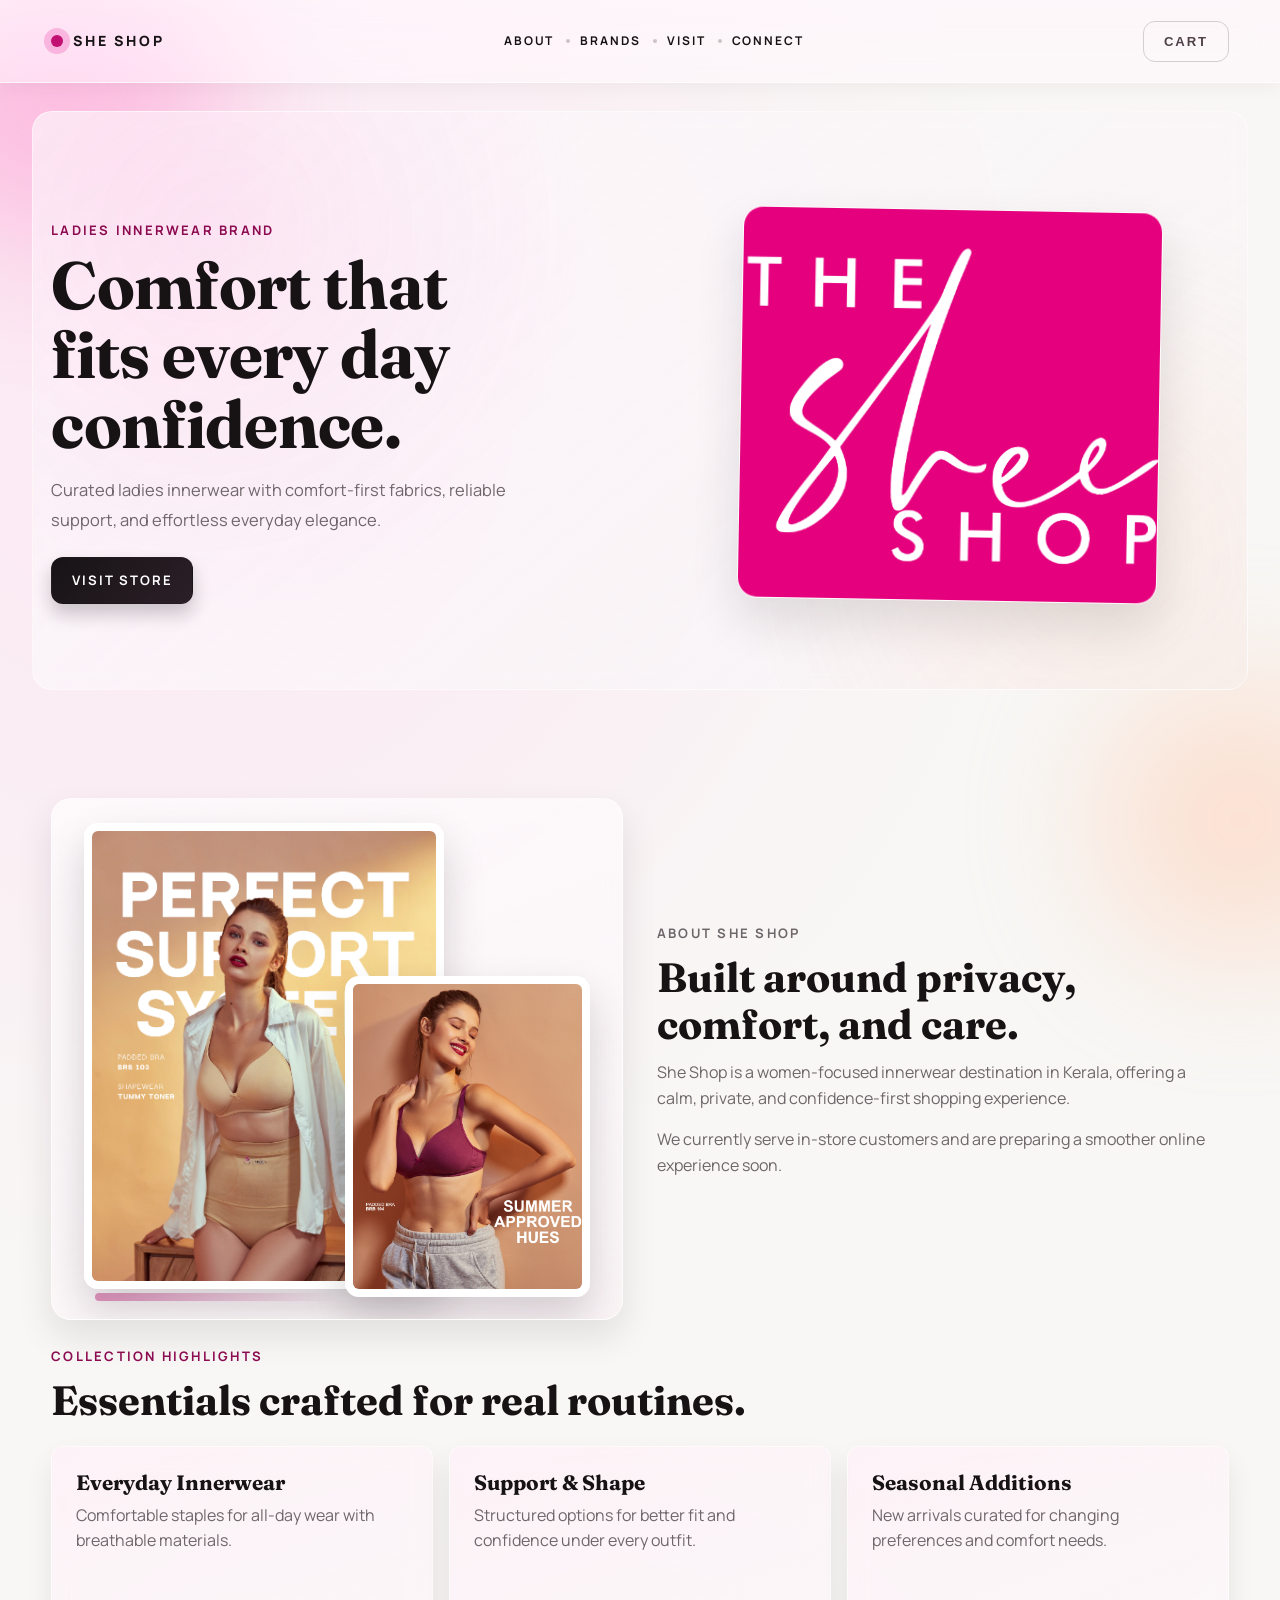
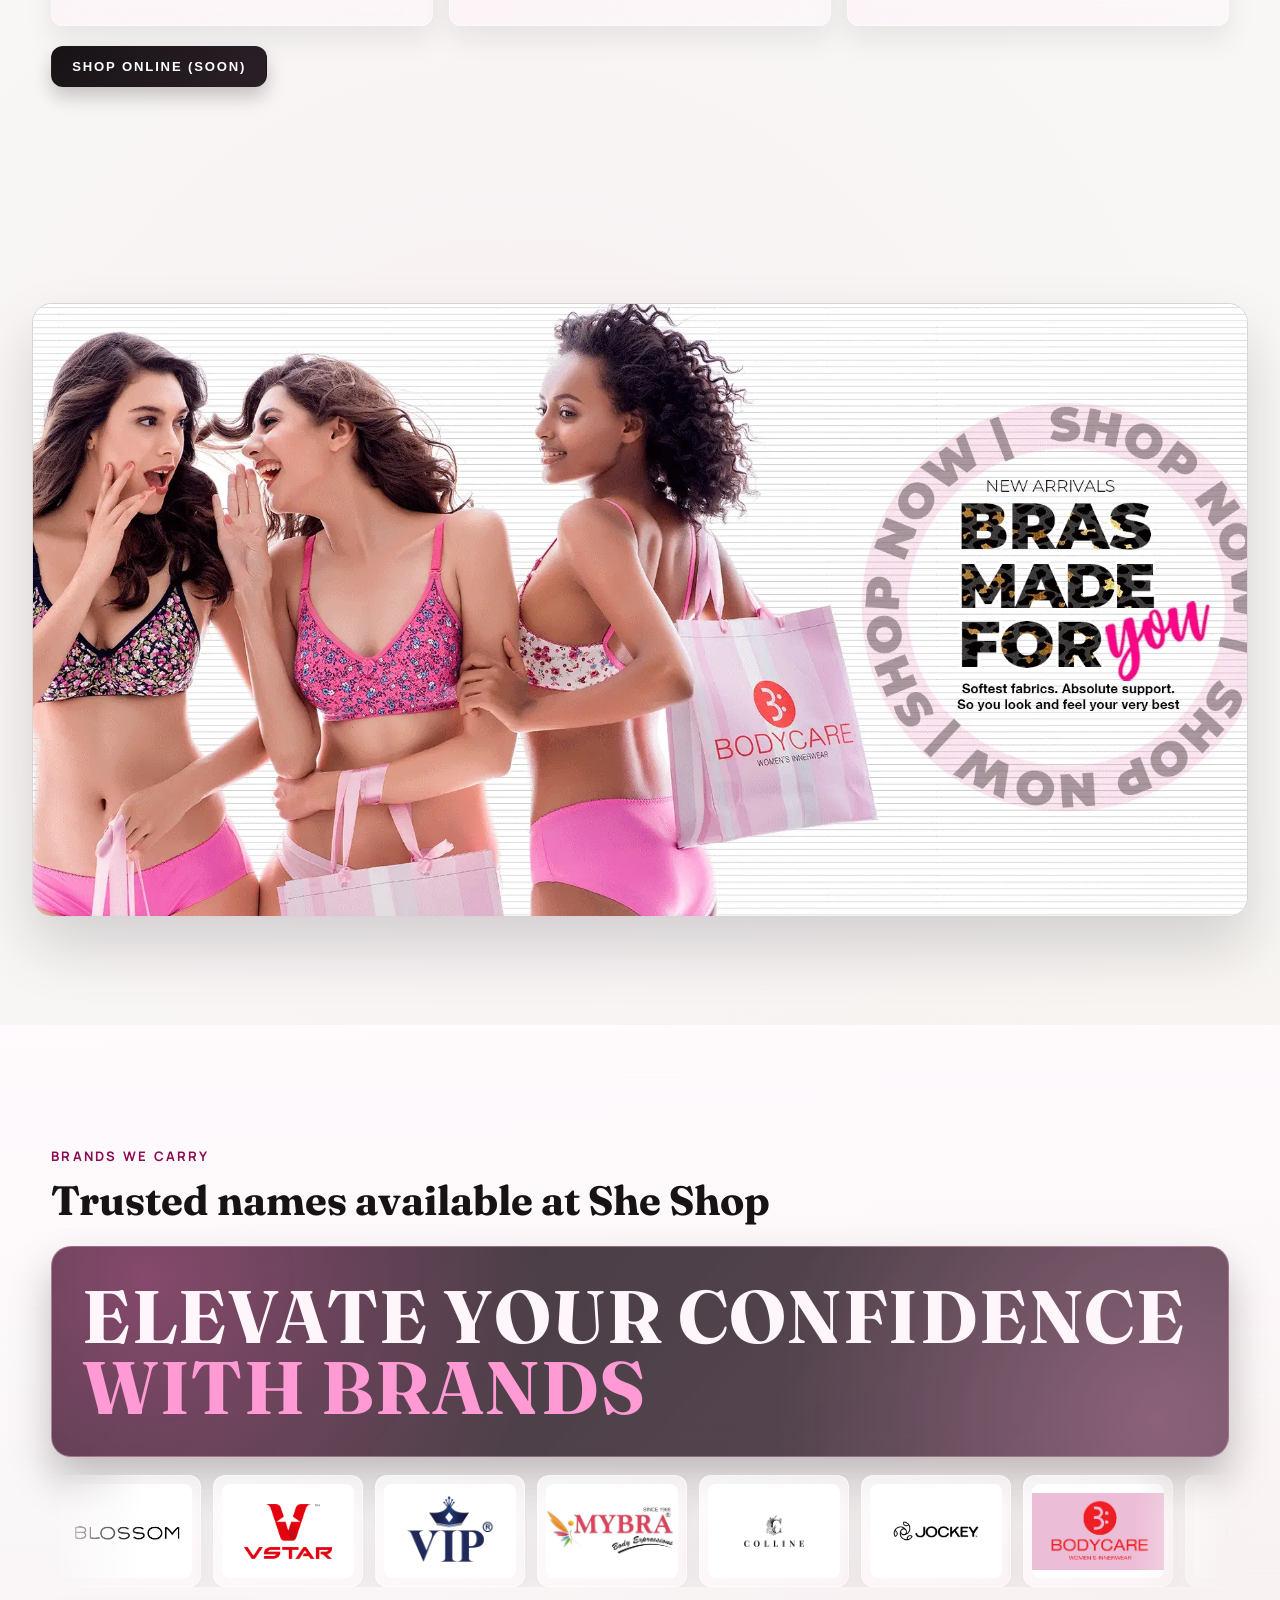
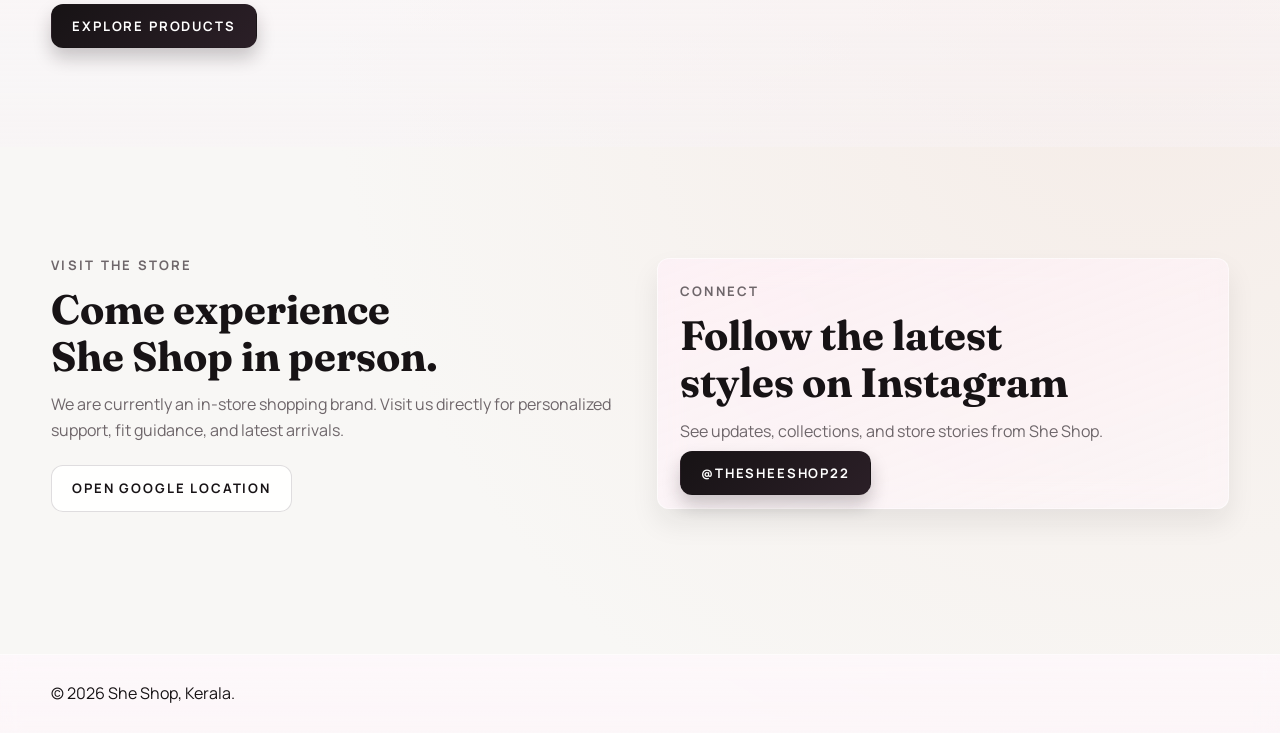
<file: index.html>
<!DOCTYPE html>
<html lang="en">
<head>
  <meta charset="UTF-8" />
  <meta name="viewport" content="width=device-width, initial-scale=1.0" />
  <title>She Shop | Kerala</title>
  <meta
    name="description"
    content="She Shop - Ladies innerwear store in Kerala. Comfortable essentials, thoughtful fit, confident style."
  />
  <link rel="preconnect" href="https://fonts.googleapis.com" />
  <link rel="preconnect" href="https://fonts.gstatic.com" crossorigin />
  <link
    href="https://fonts.googleapis.com/css2?family=Fraunces:opsz,wght@9..144,500;9..144,700&family=Manrope:wght@400;500;600;700&display=swap"
    rel="stylesheet"
  />
  <link rel="stylesheet" href="styles.css" />
</head>
<body>
  <div class="bg-ornament bg-ornament-top"></div>
  <div class="bg-ornament bg-ornament-bottom"></div>

  <header class="site-header" id="top">
    <div class="container nav-wrap">
      <a class="brand" href="#top" aria-label="She Shop Home">
        <span class="brand-dot"></span>
        <span class="brand-text">SHE SHOP</span>
      </a>

      <nav class="main-nav" aria-label="Primary">
        <a href="#about">About</a>
        <a href="#brands">Brands</a>
        <a href="#visit">Visit</a>
        <a href="#connect">Connect</a>
      </nav>

      <button class="btn btn-ghost" id="cartTrigger" type="button">Cart</button>
    </div>
  </header>

  <main>
    <section class="hero">
      <div class="container hero-grid">
        <div class="hero-content reveal">
          <p class="eyebrow">Ladies Innerwear Brand</p>
          <h1>Comfort that fits every day confidence.</h1>
          <p class="hero-copy">
            Curated ladies innerwear with comfort-first fabrics, reliable support,
            and effortless everyday elegance.
          </p>
          <div class="hero-actions">
            <a class="btn btn-solid" href="#visit">Visit Store</a>
          </div>
        </div>

        <div class="hero-cards reveal-delay" aria-label="She Shop logo showcase">
          <figure class="hero-logo-panel">
            <img src="assets/from-pdf/LOGO.png" alt="She Shop logo" />
          </figure>
        </div>
      </div>
    </section>

    <section class="about" id="about">
      <div class="container split">
        <div class="photo-tile reveal">
          <div class="about-model-stack" aria-label="Innerwear model images">
            <figure class="about-model-card about-model-card-a">
              <img src="assets/from-pdf/image1.png" alt="Ladies innerwear model visual one" />
            </figure>
            <figure class="about-model-card about-model-card-b">
              <img src="assets/from-pdf/image2.png" alt="Ladies innerwear model visual two" />
            </figure>
          </div>
        </div>
        <div class="text-block reveal-delay">
          <p class="eyebrow">About She Shop</p>
          <h2>Built around privacy, comfort, and care.</h2>
          <p>
            She Shop is a women-focused innerwear destination in Kerala, offering a calm,
            private, and confidence-first shopping experience.
          </p>
          <p>
            We currently serve in-store customers and are preparing a smoother online experience soon.
          </p>
        </div>
      </div>

      <div class="container about-collection">
        <div class="section-head reveal">
          <p class="eyebrow">Collection Highlights</p>
          <h2>Essentials crafted for real routines.</h2>
        </div>

        <div class="cards-grid">
          <article class="collection-card reveal">
            <h3>Everyday Innerwear</h3>
            <p>Comfortable staples for all-day wear with breathable materials.</p>
          </article>
          <article class="collection-card reveal-delay">
            <h3>Support & Shape</h3>
            <p>Structured options for better fit and confidence under every outfit.</p>
          </article>
          <article class="collection-card reveal-delay-2">
            <h3>Seasonal Additions</h3>
            <p>New arrivals curated for changing preferences and comfort needs.</p>
          </article>
        </div>

        <div class="collection-cta reveal">
          <button class="btn btn-solid" id="shopNowTrigger" type="button">Shop Online (Soon)</button>
        </div>
      </div>
    </section>

    <section class="lookbook" id="lookbook" aria-label="Model showcase">
      <img
        class="lookbook-gif reveal"
        src="assets/from-pdf/gif_models.webp"
        alt="Ladies innerwear model showcase"
      />
    </section>

    <section class="brands" id="brands">
      <div class="container">
        <div class="section-head reveal">
          <p class="eyebrow">Brands We Carry</p>
          <h2>Trusted names available at She Shop</h2>
        </div>

        <div class="quote-banner reveal" aria-label="Brand quote">
          <h3 class="quote-line">Elevate Your Confidence <span>With Brands</span></h3>
        </div>

        <div class="brand-marquee reveal-delay" aria-label="Brand image carousel">
          <div class="brand-track">
            <article class="brand-card">
              <img src="assets/from-pdf/logo_blossom.jpg" alt="Blossom brand showcase" />
              <p>Blossom</p>
            </article>
            <article class="brand-card">
              <img src="assets/from-pdf/vstar-logo.png" alt="Vstar brand showcase" />
              <p>Vstar</p>
            </article>
            <article class="brand-card">
              <img src="assets/from-pdf/vip_logo.webp" alt="Vip brand showcase" />
              <p>Vip</p>
            </article>
            <article class="brand-card">
              <img src="assets/from-pdf/mybra-logo.jpeg" alt="Mybra brand showcase" />
              <p>Mybra</p>
            </article>
            <article class="brand-card">
              <img src="assets/from-pdf/Colline-Logo.png" alt="Colliin brand showcase" />
              <p>Colliin</p>
            </article>
            <article class="brand-card">
              <img src="assets/from-pdf/jockey-logo.png" alt="Jockey brand showcase" />
              <p>Jockey</p>
            </article>
            <article class="brand-card">
              <img src="assets/from-pdf/bodycare-logo.webp" alt="Bodycare brand showcase" />
              <p>Bodycare</p>
            </article>
            <article class="brand-card">
              <img src="assets/from-pdf/bodyryme_logo.jpeg" alt="Bodyrhyme brand showcase" />
              <p>Bodyrhyme</p>
            </article>
            <article class="brand-card">
              <img src="assets/from-pdf/crusoe_logo.png" alt="Crusoe brand showcase" />
              <p>Crusoe</p>
            </article>
            <article class="brand-card">
              <img src="assets/from-pdf/TwinBirds_Logo.png" alt="Twinbird brand showcase" />
              <p>Twinbird</p>
            </article>
            <article class="brand-card">
              <img src="assets/from-pdf/trylo_logo.webp" alt="Trylo brand showcase" />
              <p>Trylo</p>
            </article>
          </div>

          <div class="brand-track" aria-hidden="true">
            <article class="brand-card">
              <img src="assets/from-pdf/logo_blossom.jpg" alt="" />
              <p>Blossom</p>
            </article>
            <article class="brand-card">
              <img src="assets/from-pdf/vstar-logo.png" alt="" />
              <p>Vstar</p>
            </article>
            <article class="brand-card">
              <img src="assets/from-pdf/vip_logo.webp" alt="" />
              <p>Vip</p>
            </article>
            <article class="brand-card">
              <img src="assets/from-pdf/mybra-logo.jpeg" alt="" />
              <p>Mybra</p>
            </article>
            <article class="brand-card">
              <img src="assets/from-pdf/Colline-Logo.png" alt="" />
              <p>Colliin</p>
            </article>
            <article class="brand-card">
              <img src="assets/from-pdf/jockey-logo.png" alt="" />
              <p>Jockey</p>
            </article>
            <article class="brand-card">
              <img src="assets/from-pdf/bodycare-logo.webp" alt="" />
              <p>Bodycare</p>
            </article>
            <article class="brand-card">
              <img src="assets/from-pdf/bodyryme_logo.jpeg" alt="" />
              <p>Bodyrhyme</p>
            </article>
            <article class="brand-card">
              <img src="assets/from-pdf/crusoe_logo.png" alt="" />
              <p>Crusoe</p>
            </article>
            <article class="brand-card">
              <img src="assets/from-pdf/TwinBirds_Logo.png" alt="" />
              <p>Twinbird</p>
            </article>
            <article class="brand-card">
              <img src="assets/from-pdf/trylo_logo.webp" alt="" />
              <p>Trylo</p>
            </article>
          </div>
        </div>
        <div class="collection-cta reveal">
        <a class="btn btn-solid" id="shopNowTrigger" type="button" href="products.html">Explore Products</a>
      </div>

      </div>
    </section>

    <section class="visit" id="visit">
      <div class="container split">
        <div class="text-block reveal">
          <p class="eyebrow">Visit The Store</p>
          <h2>Come experience She Shop in person.</h2>
          <p>
            We are currently an in-store shopping brand. Visit us directly for personalized support,
            fit guidance, and latest arrivals.
          </p>
          <div class="visit-actions">
            <a class="btn btn-outline" href="https://share.google/mIjie8dcZ7ZmvXlgB" target="_blank" rel="noopener noreferrer">Open Google Location</a>
          </div>
        </div>

        <div class="connect-card reveal-delay" id="connect">
          <p class="eyebrow">Connect</p>
          <h2>Follow the latest styles on Instagram</h2>
          <p>See updates, collections, and store stories from She Shop.</p>
          <a class="btn btn-solid" href="https://www.instagram.com/thesheeshop22?igsh=dWQyOHBjMDhma29o" target="_blank" rel="noopener noreferrer">@thesheeshop22</a>
        </div>
      </div>
    </section>
  </main>

  <footer class="site-footer">
    <div class="container footer-wrap">
      <p>© <span id="year"></span> She Shop, Kerala.</p>
    </div>
  </footer>

  <div class="modal" id="comingSoonModal" role="dialog" aria-modal="true" aria-labelledby="modalTitle" aria-hidden="true">
    <div class="modal-panel">
      <button class="modal-close" id="modalClose" aria-label="Close">x</button>
      <p class="eyebrow">Cart Update</p>
      <h3 id="modalTitle">Online shopping is on the way.</h3>
      <p>
        We are working on launching our online cart and checkout experience soon.
        For now, please visit our store in Kerala or reach us on Instagram.
      </p>
      <div class="modal-actions">
        <a class="btn btn-outline" href="https://www.instagram.com/thesheeshop22?igsh=dWQyOHBjMDhma29o" target="_blank" rel="noopener noreferrer">Message on Instagram</a>
        <button class="btn btn-solid" id="modalOk" type="button">Okay</button>
      </div>
    </div>
  </div>

  <script src="script.js"></script>
</body>
</html>
</file>
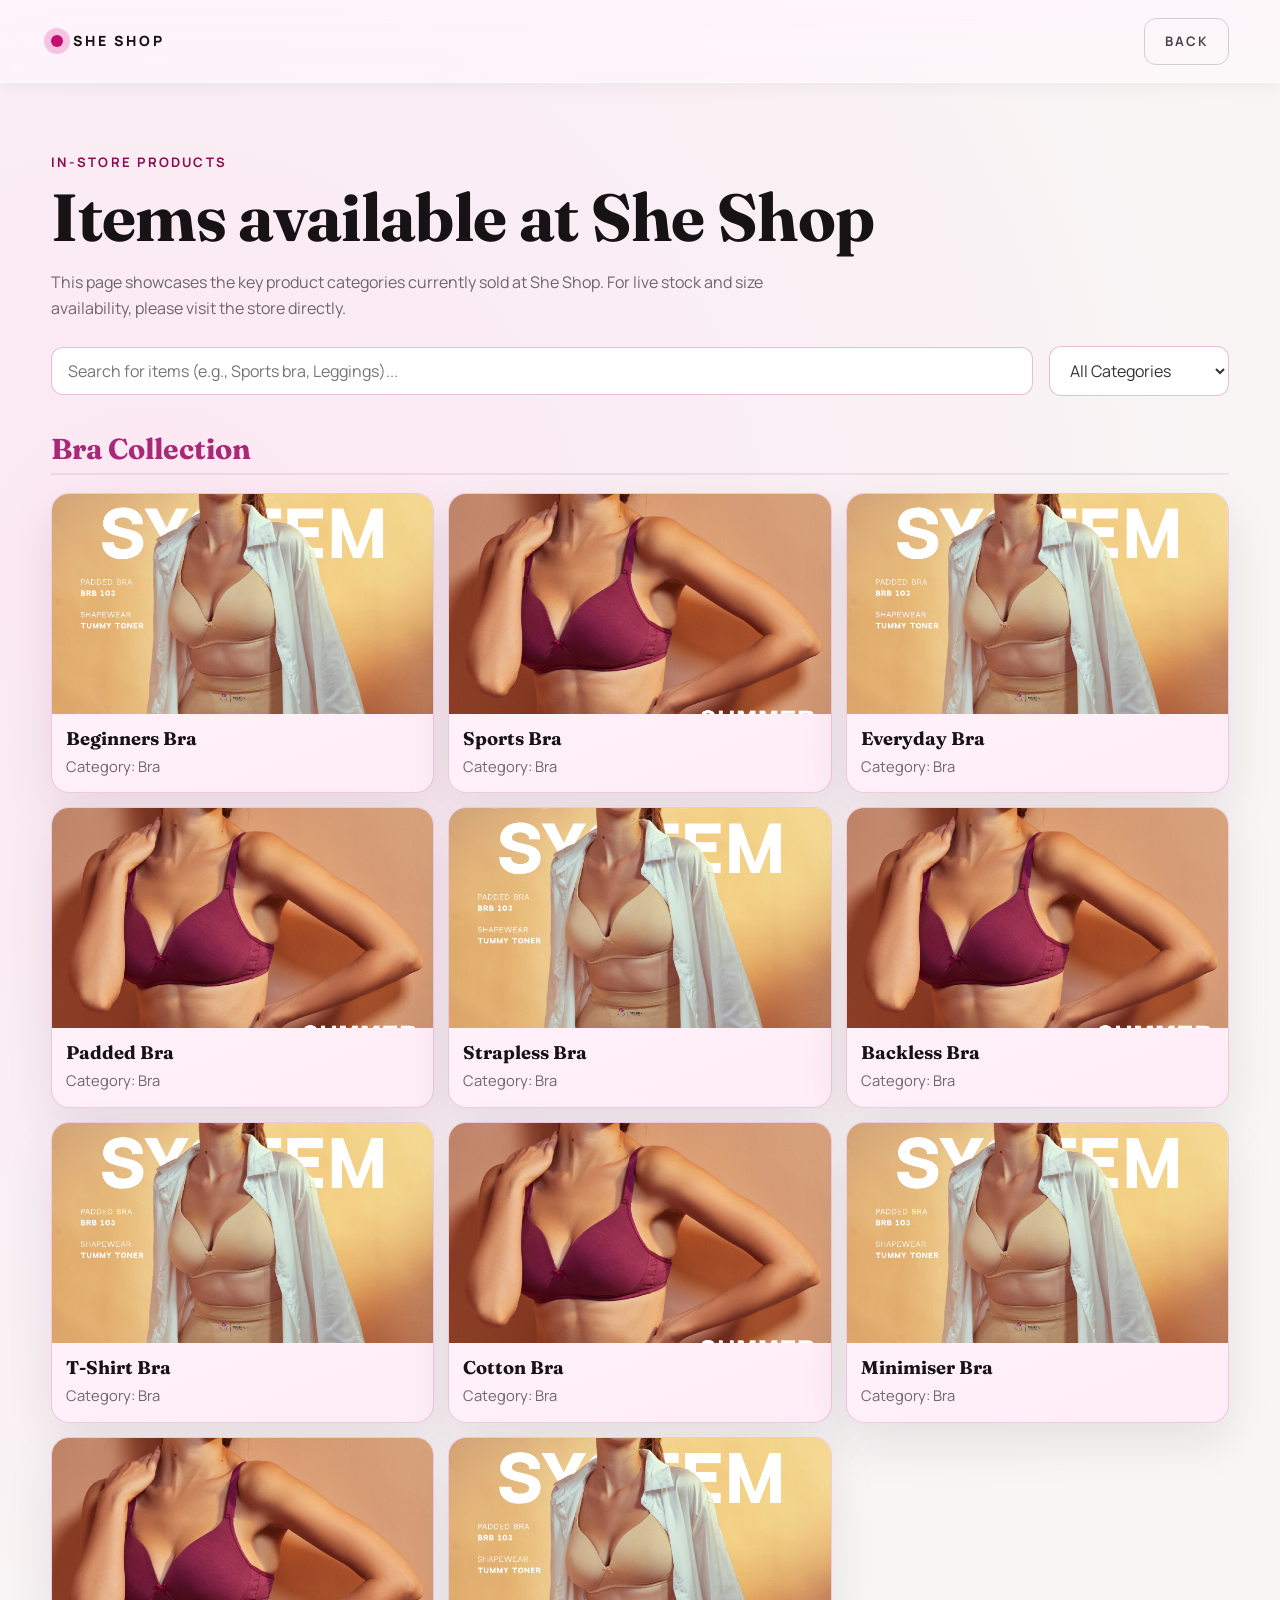
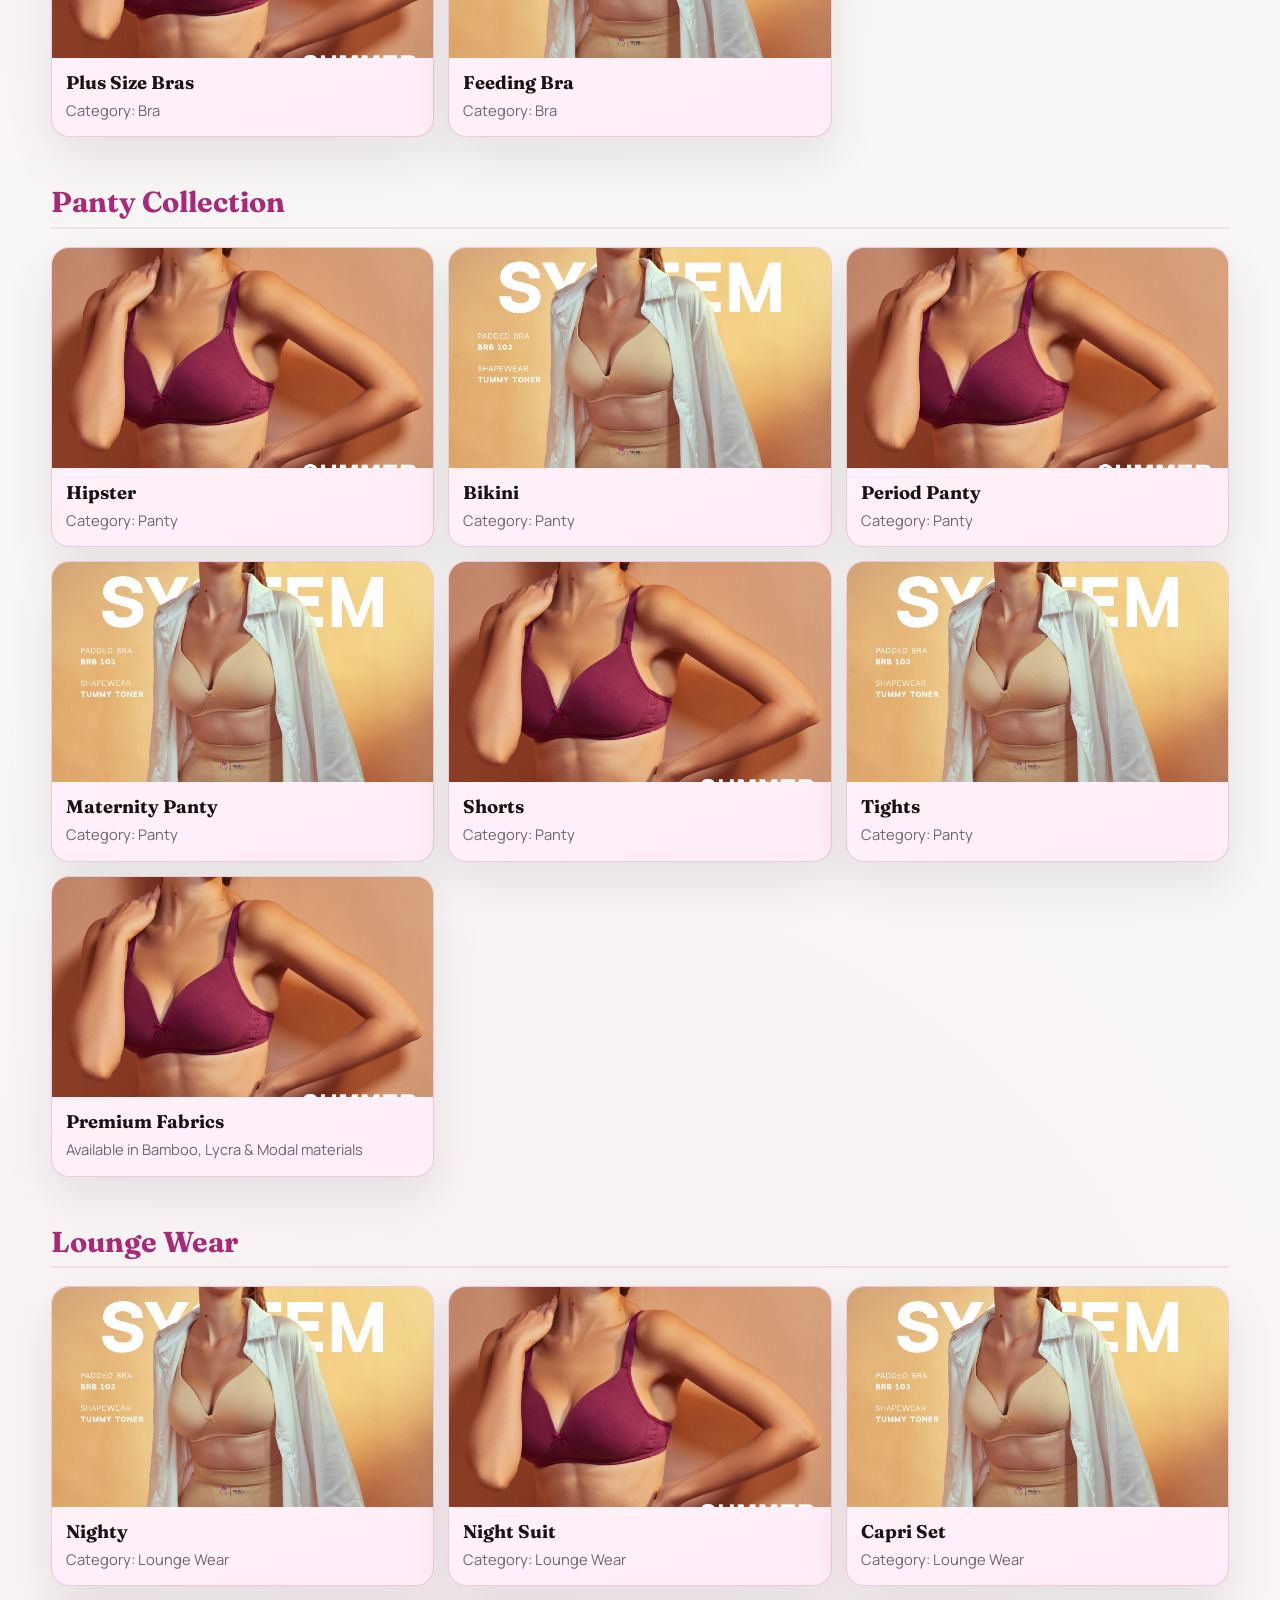
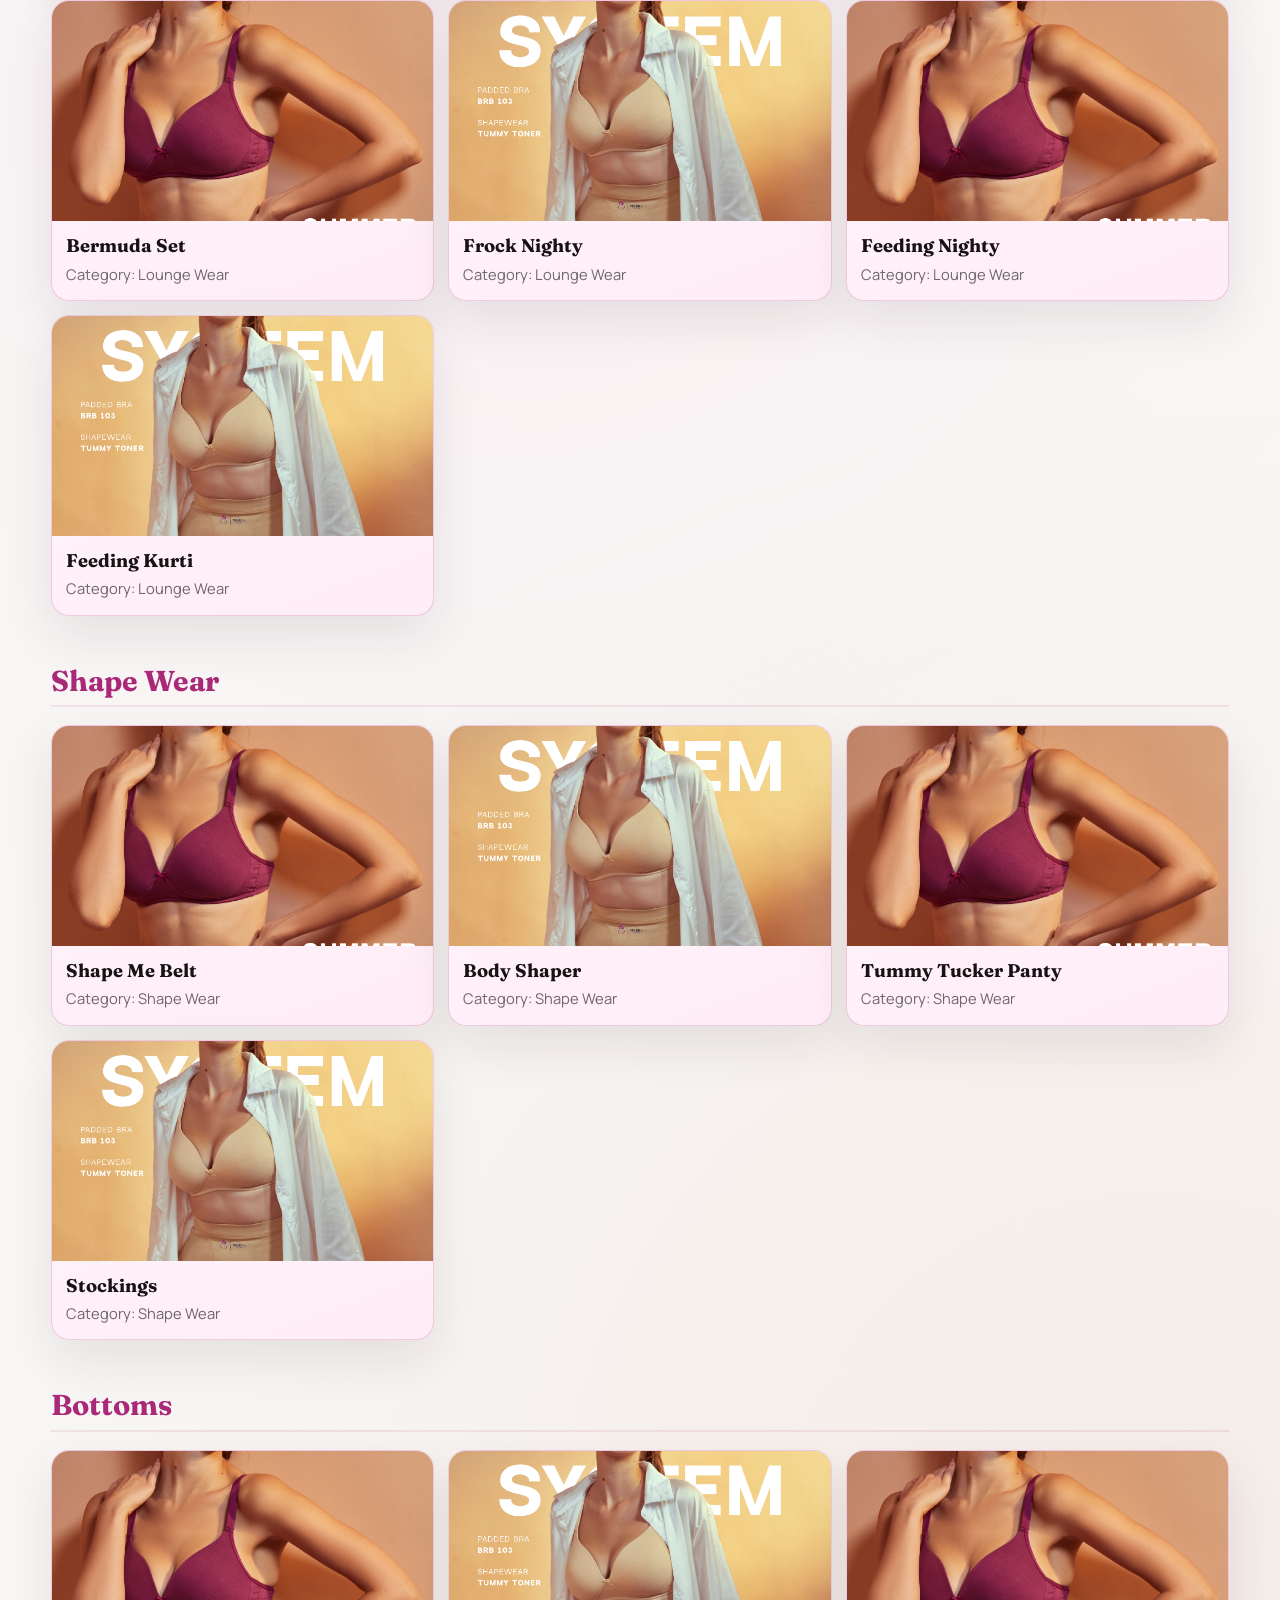
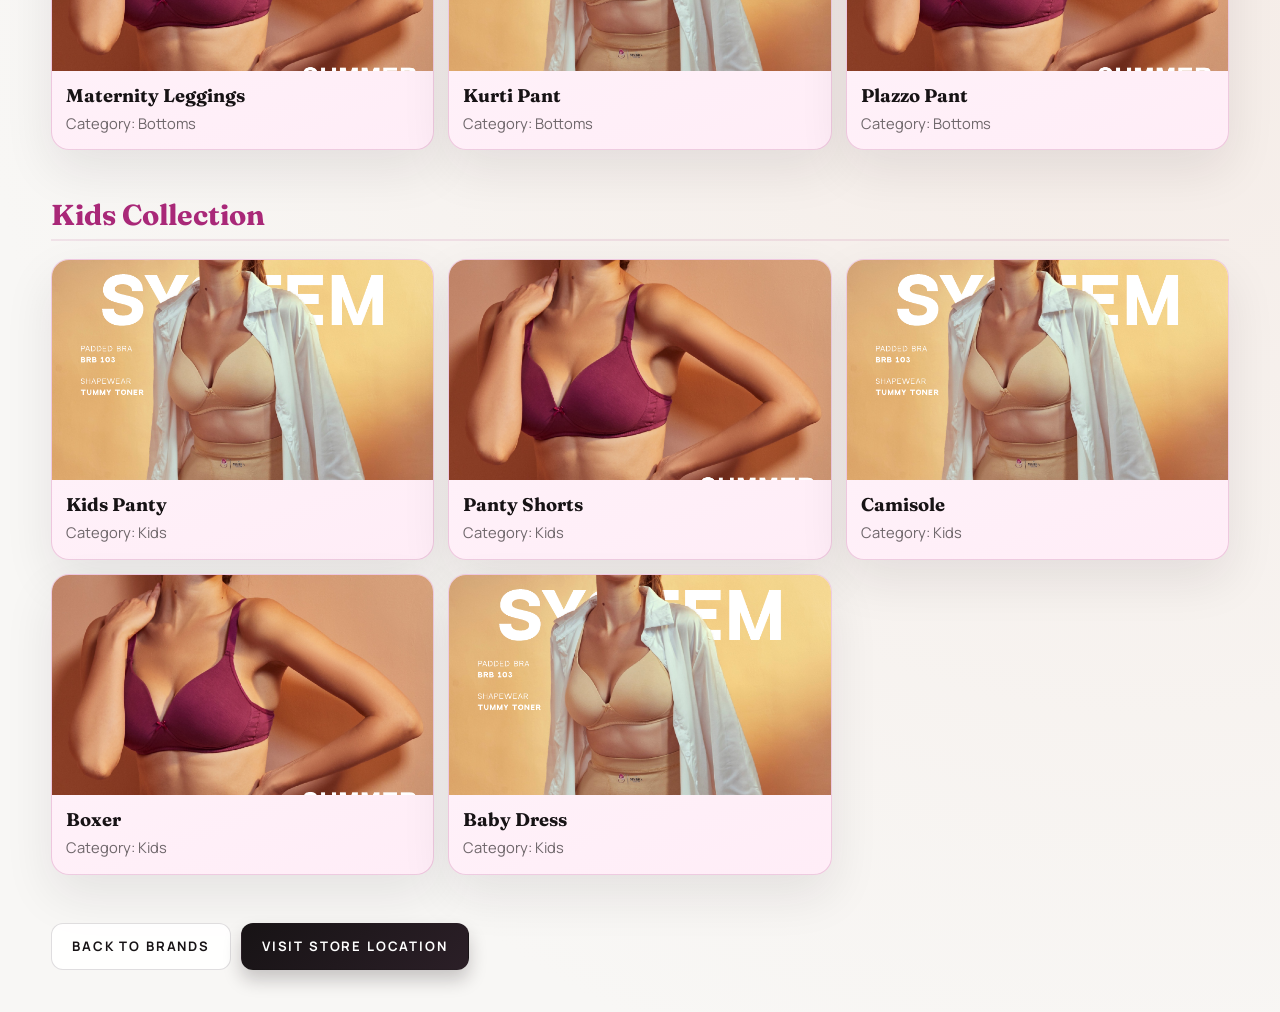
<file: products.html>
<!DOCTYPE html>
<html lang="en">
<head>
  <meta charset="UTF-8" />
  <meta name="viewport" content="width=device-width, initial-scale=1.0" />
  <title>She Shop | Products</title>
  <meta name="description" content="Products available at She Shop, Kerala." />
  <link rel="preconnect" href="https://fonts.googleapis.com" />
  <link rel="preconnect" href="https://fonts.gstatic.com" crossorigin />
  <link
    href="https://fonts.googleapis.com/css2?family=Fraunces:opsz,wght@9..144,500;9..144,700&family=Manrope:wght@400;500;600;700&display=swap"
    rel="stylesheet"
  />
  <link rel="stylesheet" href="styles.css" />
  <style>
    .products-main {
      padding: 56px 0 42px;
    }

    .products-head {
      margin-bottom: 18px;
    }

    .products-note {
      color: var(--muted);
      margin-top: 0;
      margin-bottom: 24px;
      max-width: 72ch;
    }

    /* Filter Toolbar Styles */
    .filter-toolbar {
      display: flex;
      gap: 16px;
      margin-bottom: 36px;
      flex-wrap: wrap;
      align-items: center;
    }

    .filter-input, .filter-select {
      padding: 12px 16px;
      border: 1px solid rgba(169, 40, 120, 0.3);
      border-radius: 12px;
      font-family: 'Manrope', sans-serif;
      font-size: 1rem;
      background-color: #fff;
      color: #333;
      outline: none;
      transition: border-color 0.2s ease;
    }

    .filter-input {
      flex: 1;
      min-width: 240px;
    }

    .filter-select {
      min-width: 180px;
      cursor: pointer;
    }

    .filter-input:focus, .filter-select:focus {
      border-color: #a92878;
    }

    .category-section {
      margin-bottom: 48px;
    }

    .category-title {
      font-family: 'Fraunces', serif;
      font-size: 1.8rem;
      color: #a92878;
      margin-bottom: 18px;
      border-bottom: 2px solid rgba(169, 40, 120, 0.1);
      padding-bottom: 8px;
    }

    .product-grid {
      display: grid;
      grid-template-columns: repeat(3, minmax(0, 1fr));
      gap: 14px;
    }

    .product-card {
      background: linear-gradient(160deg, #fff5fb, #ffedf7);
      border: 1px solid rgba(169, 40, 120, 0.2);
      border-radius: 18px;
      overflow: hidden;
      box-shadow: var(--card-shadow);
      transition: transform 0.2s ease, opacity 0.2s ease;
    }

    .product-card img {
      width: 100%;
      height: 220px;
      object-fit: cover;
      object-position: center;
      background: #f5e6ef;
    }

    .product-card-body {
      padding: 14px;
    }

    .product-card h3 {
      margin: 0 0 6px;
      font-size: 1.15rem;
    }

    .product-meta {
      margin: 0;
      font-size: 0.92rem;
      color: var(--muted);
    }

    .no-results {
      display: none;
      text-align: center;
      font-size: 1.2rem;
      color: var(--muted);
      margin: 40px 0;
    }

    .back-row {
      margin-top: 22px;
      display: flex;
      gap: 10px;
      flex-wrap: wrap;
    }

    @media (max-width: 1024px) {
      .products-main {
        padding: 48px 0 34px;
      }

      .product-card img {
        height: 210px;
      }
    }

    @media (max-width: 920px) {
      .product-grid {
        grid-template-columns: 1fr 1fr;
      }

      .filter-input {
        min-width: 100%;
      }

      .filter-select {
        min-width: 240px;
      }
    }

    @media (max-width: 768px) {
      .products-main {
        padding: 40px 0 28px;
      }

      .products-note {
        margin-bottom: 20px;
      }

      .category-section {
        margin-bottom: 38px;
      }

      .category-title {
        font-size: 1.55rem;
      }

      .product-card img {
        height: 200px;
      }

      .nav-wrap {
        min-height: 70px;
      }

      .brand-text {
        font-size: 0.8rem;
        letter-spacing: 0.14em;
      }
    }

    @media (max-width: 620px) {
      .product-grid {
        grid-template-columns: 1fr;
      }

      .filter-toolbar {
        flex-direction: column;
        gap: 10px;
        align-items: stretch;
      }

      .filter-input,
      .filter-select {
        width: 100%;
        min-width: 0;
      }

      .product-card img {
        height: 230px;
      }

      .back-row {
        flex-direction: column;
      }
    }

    @media (max-width: 420px) {
      .products-main {
        padding: 34px 0 24px;
      }

      .products-head {
        margin-bottom: 14px;
      }

      .category-title {
        font-size: 1.4rem;
      }

      .product-card img {
        height: 200px;
      }
    }
  </style>
</head>
<body>
  <header class="site-header" id="top">
    <div class="container nav-wrap">
      <a class="brand" href="index.html" aria-label="She Shop Home">
        <span class="brand-dot"></span>
        <span class="brand-text">SHE SHOP</span>
      </a>
      <a class="btn btn-ghost" href="index.html">Back</a>
    </div>
  </header>

  <main class="products-main">
    <section class="container">
      <div class="products-head">
        <p class="eyebrow">In-Store Products</p>
        <h1>Items available at She Shop</h1>
      </div>
      <p class="products-note">
        This page showcases the key product categories currently sold at She Shop. For live stock and size
        availability, please visit the store directly.
      </p>

      <div class="filter-toolbar">
        <input 
          type="text" 
          id="searchInput" 
          class="filter-input" 
          placeholder="Search for items (e.g., Sports bra, Leggings)..." 
        />
        <select id="categorySelect" class="filter-select">
          <option value="all">All Categories</option>
          <option value="bra">Bra Collection</option>
          <option value="panty">Panty Collection</option>
          <option value="lounge">Lounge Wear</option>
          <option value="shape">Shape Wear</option>
          <option value="bottoms">Bottoms</option>
          <option value="kids">Kids Collection</option>
        </select>
      </div>

      <div id="noResults" class="no-results">No items match your search.</div>

      <section class="category-section" data-category="bra">
        <h2 class="category-title">Bra Collection</h2>
        <div class="product-grid">
          <article class="product-card"><img src="assets/from-pdf/image1.png" alt="Beginners Bra" /><div class="product-card-body"><h3>Beginners Bra</h3><p class="product-meta">Category: Bra</p></div></article>
          <article class="product-card"><img src="assets/from-pdf/image2.png" alt="Sports Bra" /><div class="product-card-body"><h3>Sports Bra</h3><p class="product-meta">Category: Bra</p></div></article>
          <article class="product-card"><img src="assets/from-pdf/image1.png" alt="Everyday Bra" /><div class="product-card-body"><h3>Everyday Bra</h3><p class="product-meta">Category: Bra</p></div></article>
          <article class="product-card"><img src="assets/from-pdf/image2.png" alt="Padded Bra" /><div class="product-card-body"><h3>Padded Bra</h3><p class="product-meta">Category: Bra</p></div></article>
          <article class="product-card"><img src="assets/from-pdf/image1.png" alt="Strapless Bra" /><div class="product-card-body"><h3>Strapless Bra</h3><p class="product-meta">Category: Bra</p></div></article>
          <article class="product-card"><img src="assets/from-pdf/image2.png" alt="Backless Bra" /><div class="product-card-body"><h3>Backless Bra</h3><p class="product-meta">Category: Bra</p></div></article>
          <article class="product-card"><img src="assets/from-pdf/image1.png" alt="T-Shirt Bra" /><div class="product-card-body"><h3>T-Shirt Bra</h3><p class="product-meta">Category: Bra</p></div></article>
          <article class="product-card"><img src="assets/from-pdf/image2.png" alt="Cotton Bra" /><div class="product-card-body"><h3>Cotton Bra</h3><p class="product-meta">Category: Bra</p></div></article>
          <article class="product-card"><img src="assets/from-pdf/image1.png" alt="Minimiser Bra" /><div class="product-card-body"><h3>Minimiser Bra</h3><p class="product-meta">Category: Bra</p></div></article>
          <article class="product-card"><img src="assets/from-pdf/image2.png" alt="Plus Size Bra" /><div class="product-card-body"><h3>Plus Size Bras</h3><p class="product-meta">Category: Bra</p></div></article>
          <article class="product-card"><img src="assets/from-pdf/image1.png" alt="Feeding Bra" /><div class="product-card-body"><h3>Feeding Bra</h3><p class="product-meta">Category: Bra</p></div></article>
        </div>
      </section>

      <section class="category-section" data-category="panty">
        <h2 class="category-title">Panty Collection</h2>
        <div class="product-grid">
          <article class="product-card"><img src="assets/from-pdf/image2.png" alt="Hipster Panty" /><div class="product-card-body"><h3>Hipster</h3><p class="product-meta">Category: Panty</p></div></article>
          <article class="product-card"><img src="assets/from-pdf/image1.png" alt="Bikini Panty" /><div class="product-card-body"><h3>Bikini</h3><p class="product-meta">Category: Panty</p></div></article>
          <article class="product-card"><img src="assets/from-pdf/image2.png" alt="Period Panty" /><div class="product-card-body"><h3>Period Panty</h3><p class="product-meta">Category: Panty</p></div></article>
          <article class="product-card"><img src="assets/from-pdf/image1.png" alt="Maternity Panty" /><div class="product-card-body"><h3>Maternity Panty</h3><p class="product-meta">Category: Panty</p></div></article>
          <article class="product-card"><img src="assets/from-pdf/image2.png" alt="Shorts" /><div class="product-card-body"><h3>Shorts</h3><p class="product-meta">Category: Panty</p></div></article>
          <article class="product-card"><img src="assets/from-pdf/image1.png" alt="Tights" /><div class="product-card-body"><h3>Tights</h3><p class="product-meta">Category: Panty</p></div></article>
          <article class="product-card"><img src="assets/from-pdf/image2.png" alt="Premium Fabrics" /><div class="product-card-body"><h3>Premium Fabrics</h3><p class="product-meta">Available in Bamboo, Lycra & Modal materials</p></div></article>
        </div>
      </section>

      <section class="category-section" data-category="lounge">
        <h2 class="category-title">Lounge Wear</h2>
        <div class="product-grid">
          <article class="product-card"><img src="assets/from-pdf/image1.png" alt="Nighty" /><div class="product-card-body"><h3>Nighty</h3><p class="product-meta">Category: Lounge Wear</p></div></article>
          <article class="product-card"><img src="assets/from-pdf/image2.png" alt="Night Suit" /><div class="product-card-body"><h3>Night Suit</h3><p class="product-meta">Category: Lounge Wear</p></div></article>
          <article class="product-card"><img src="assets/from-pdf/image1.png" alt="Capri Set" /><div class="product-card-body"><h3>Capri Set</h3><p class="product-meta">Category: Lounge Wear</p></div></article>
          <article class="product-card"><img src="assets/from-pdf/image2.png" alt="Bermuda Set" /><div class="product-card-body"><h3>Bermuda Set</h3><p class="product-meta">Category: Lounge Wear</p></div></article>
          <article class="product-card"><img src="assets/from-pdf/image1.png" alt="Frock Nighty" /><div class="product-card-body"><h3>Frock Nighty</h3><p class="product-meta">Category: Lounge Wear</p></div></article>
          <article class="product-card"><img src="assets/from-pdf/image2.png" alt="Feeding Nighty" /><div class="product-card-body"><h3>Feeding Nighty</h3><p class="product-meta">Category: Lounge Wear</p></div></article>
          <article class="product-card"><img src="assets/from-pdf/image1.png" alt="Feeding Kurti" /><div class="product-card-body"><h3>Feeding Kurti</h3><p class="product-meta">Category: Lounge Wear</p></div></article>
        </div>
      </section>

      <section class="category-section" data-category="shape">
        <h2 class="category-title">Shape Wear</h2>
        <div class="product-grid">
          <article class="product-card"><img src="assets/from-pdf/image2.png" alt="Shape Me Belt" /><div class="product-card-body"><h3>Shape Me Belt</h3><p class="product-meta">Category: Shape Wear</p></div></article>
          <article class="product-card"><img src="assets/from-pdf/image1.png" alt="Body Shaper" /><div class="product-card-body"><h3>Body Shaper</h3><p class="product-meta">Category: Shape Wear</p></div></article>
          <article class="product-card"><img src="assets/from-pdf/image2.png" alt="Tummy Tucker Panty" /><div class="product-card-body"><h3>Tummy Tucker Panty</h3><p class="product-meta">Category: Shape Wear</p></div></article>
          <article class="product-card"><img src="assets/from-pdf/image1.png" alt="Stockings" /><div class="product-card-body"><h3>Stockings</h3><p class="product-meta">Category: Shape Wear</p></div></article>
        </div>
      </section>

      <section class="category-section" data-category="bottoms">
        <h2 class="category-title">Bottoms</h2>
        <div class="product-grid">
          <article class="product-card"><img src="assets/from-pdf/image2.png" alt="Maternity Leggings" /><div class="product-card-body"><h3>Maternity Leggings</h3><p class="product-meta">Category: Bottoms</p></div></article>
          <article class="product-card"><img src="assets/from-pdf/image1.png" alt="Kurti Pant" /><div class="product-card-body"><h3>Kurti Pant</h3><p class="product-meta">Category: Bottoms</p></div></article>
          <article class="product-card"><img src="assets/from-pdf/image2.png" alt="Plazzo Pant" /><div class="product-card-body"><h3>Plazzo Pant</h3><p class="product-meta">Category: Bottoms</p></div></article>
        </div>
      </section>

      <section class="category-section" data-category="kids">
        <h2 class="category-title">Kids Collection</h2>
        <div class="product-grid">
          <article class="product-card"><img src="assets/from-pdf/image1.png" alt="Kids Panty" /><div class="product-card-body"><h3>Kids Panty</h3><p class="product-meta">Category: Kids</p></div></article>
          <article class="product-card"><img src="assets/from-pdf/image2.png" alt="Kids Panty Shorts" /><div class="product-card-body"><h3>Panty Shorts</h3><p class="product-meta">Category: Kids</p></div></article>
          <article class="product-card"><img src="assets/from-pdf/image1.png" alt="Kids Camisole" /><div class="product-card-body"><h3>Camisole</h3><p class="product-meta">Category: Kids</p></div></article>
          <article class="product-card"><img src="assets/from-pdf/image2.png" alt="Kids Boxer" /><div class="product-card-body"><h3>Boxer</h3><p class="product-meta">Category: Kids</p></div></article>
          <article class="product-card"><img src="assets/from-pdf/image1.png" alt="Baby Dress" /><div class="product-card-body"><h3>Baby Dress</h3><p class="product-meta">Category: Kids</p></div></article>
        </div>
      </section>

      <div class="back-row">
        <a class="btn btn-outline" href="index.html#brands">Back to Brands</a>
        <a class="btn btn-solid" href="https://share.google/mIjie8dcZ7ZmvXlgB" target="_blank" rel="noopener noreferrer">Visit Store Location</a>
      </div>
    </section>
  </main>

  <script>
    const searchInput = document.getElementById('searchInput');
    const categorySelect = document.getElementById('categorySelect');
    const sections = document.querySelectorAll('.category-section');
    const noResults = document.getElementById('noResults');

    function filterProducts() {
      const searchTerm = searchInput.value.toLowerCase().trim();
      const selectedCategory = categorySelect.value;
      let overallVisibleCards = 0;

      sections.forEach(section => {
        const sectionCategory = section.getAttribute('data-category');
        const cards = section.querySelectorAll('.product-card');
        let visibleCardsInSection = 0;

        // Check if the overall section passes the category dropdown criteria
        const categoryMatches = (selectedCategory === 'all' || selectedCategory === sectionCategory);

        cards.forEach(card => {
          const title = card.querySelector('h3').textContent.toLowerCase();
          const meta = card.querySelector('.product-meta').textContent.toLowerCase();
          const searchMatches = title.includes(searchTerm) || meta.includes(searchTerm);

          if (categoryMatches && searchMatches) {
            card.style.display = 'block';
            visibleCardsInSection++;
            overallVisibleCards++;
          } else {
            card.style.display = 'none';
          }
        });

        // Hide section header completely if no matching products are visible within it
        if (visibleCardsInSection > 0) {
          section.style.display = 'block';
        } else {
          section.style.display = 'none';
        }
      });

      // Handle the "No results found" placeholder state
      if (overallVisibleCards === 0) {
        noResults.style.display = 'block';
      } else {
        noResults.style.display = 'none';
      }
    }

    searchInput.addEventListener('input', filterProducts);
    categorySelect.addEventListener('change', filterProducts);
  </script>
</body>
</html>
</file>
<file: styles.css>
:root {
  --bg: #f8f7f5;
  --paper: #ffffff;
  --text: #171315;
  --muted: #6e666a;
  --accent: #c20f72;
  --accent-dark: #8b0a50;
  --line: rgba(30, 20, 28, 0.14);
  --card-shadow: 0 20px 50px rgba(31, 22, 29, 0.09);
  --radius-sm: 12px;
  --radius-lg: 20px;
  --glass-bg: rgba(255, 247, 252, 0.52);
  --glass-strong: rgba(255, 240, 248, 0.66);
  --glass-line: rgba(255, 255, 255, 0.52);
}

* {
  box-sizing: border-box;
}

html,
body {
  margin: 0;
  padding: 0;
}

html {
  scroll-behavior: smooth;
}

body {
  font-family: "Manrope", "Segoe UI", sans-serif;
  background: radial-gradient(circle at 12% 10%, #fce7f3 0, transparent 24%),
              radial-gradient(circle at 90% 82%, #f5ece7 0, transparent 24%),
              radial-gradient(circle at 40% 55%, rgba(255, 196, 230, 0.14) 0, transparent 32%),
              var(--bg);
  color: var(--text);
  min-height: 100vh;
  line-height: 1.6;
  overflow-x: hidden;
  -webkit-font-smoothing: antialiased;
  text-rendering: optimizeLegibility;
}

::selection {
  background: rgba(194, 15, 114, 0.22);
  color: #1f151b;
}

img {
  max-width: 100%;
  display: block;
}

.container {
  width: min(1180px, 92vw);
  margin: 0 auto;
}

.bg-ornament {
  position: fixed;
  border-radius: 50%;
  filter: blur(70px);
  z-index: -2;
  opacity: 0.45;
}

.bg-ornament-top {
  width: 340px;
  height: 340px;
  top: -90px;
  left: -110px;
  background: #ff86ca;
}

.bg-ornament-bottom {
  width: 280px;
  height: 280px;
  right: -100px;
  bottom: -60px;
  background: #ffc5a6;
}

.site-header {
  position: sticky;
  top: 0;
  z-index: 30;
  backdrop-filter: blur(18px) saturate(125%);
  -webkit-backdrop-filter: blur(18px) saturate(125%);
  background: linear-gradient(180deg, rgba(255, 246, 252, 0.72), rgba(255, 249, 253, 0.54));
  border-bottom: 1px solid rgba(255, 255, 255, 0.62);
  box-shadow: 0 6px 16px rgba(18, 12, 16, 0.04);
}

.nav-wrap {
  display: flex;
  align-items: center;
  justify-content: space-between;
  min-height: 82px;
  gap: 20px;
}

.brand {
  display: inline-flex;
  align-items: center;
  gap: 10px;
  text-decoration: none;
  color: var(--text);
  font-weight: 800;
  letter-spacing: 0.18em;
}

.brand-dot {
  width: 12px;
  height: 12px;
  border-radius: 50%;
  background: var(--accent);
  box-shadow: 0 0 0 7px rgba(224, 0, 136, 0.2);
}

.brand-text {
  font-size: 0.88rem;
  letter-spacing: 0.2em;
}

.main-nav {
  display: flex;
  gap: 26px;
}

.main-nav a {
  text-decoration: none;
  color: var(--text);
  font-size: 0.75rem;
  font-weight: 700;
  letter-spacing: 0.16em;
  text-transform: uppercase;
  position: relative;
}

.main-nav a + a::before {
  content: "";
  position: absolute;
  left: -14px;
  top: 50%;
  width: 4px;
  height: 4px;
  border-radius: 50%;
  background: rgba(44, 30, 38, 0.24);
  transform: translateY(-50%);
}

.main-nav a::after {
  content: "";
  position: absolute;
  left: 0;
  bottom: -5px;
  width: 100%;
  height: 2px;
  background: var(--accent);
  transform: scaleX(0);
  transform-origin: center;
  transition: transform 0.25s ease;
}

.main-nav a:hover::after {
  transform: scaleX(1);
}

.hero {
  padding: 124px 0 86px;
  position: relative;
}

.hero::before {
  content: "";
  position: absolute;
  inset: 28px 2.5vw 0;
  border-radius: var(--radius-lg);
  background:
    radial-gradient(circle at 14% 20%, rgba(255, 169, 221, 0.2), transparent 34%),
    radial-gradient(circle at 88% 76%, rgba(245, 217, 197, 0.32), transparent 32%),
    linear-gradient(140deg, rgba(252, 248, 251, 0.76) 0%, rgba(248, 244, 247, 0.6) 100%);
  border: 1px solid var(--glass-line);
  backdrop-filter: blur(10px);
  -webkit-backdrop-filter: blur(10px);
  z-index: -1;
}

.hero-grid {
  display: grid;
  grid-template-columns: 1.05fr 1fr;
  gap: 34px;
  align-items: center;
}

.hero-content {
  max-width: 560px;
}

.eyebrow {
  font-size: 0.82rem;
  text-transform: uppercase;
  letter-spacing: 0.17em;
  color: var(--accent-dark);
  font-weight: 700;
  margin-bottom: 10px;
}

h1,
h2,
h3 {
  font-family: "Fraunces", Georgia, serif;
  margin-top: 0;
  line-height: 1.15;
  text-wrap: balance;
}

h1 {
  font-size: clamp(2.3rem, 5.2vw, 4.6rem);
  margin-bottom: 16px;
  letter-spacing: -0.01em;
  line-height: 1.04;
}

h2 {
  font-size: clamp(1.65rem, 3.2vw, 2.6rem);
  margin-bottom: 12px;
}

.hero-copy {
  color: var(--muted);
  max-width: 52ch;
  font-size: 1.03rem;
  line-height: 1.8;
  text-wrap: pretty;
}

.hero-actions,
.visit-actions,
.modal-actions {
  display: flex;
  flex-wrap: wrap;
  gap: 12px;
  margin-top: 22px;
}

.btn {
  border: 1px solid transparent;
  border-radius: var(--radius-sm);
  padding: 12px 20px;
  font-size: 0.82rem;
  font-weight: 700;
  letter-spacing: 0.14em;
  text-transform: uppercase;
  text-decoration: none;
  cursor: pointer;
  transition: transform 0.2s ease, box-shadow 0.2s ease, background 0.2s ease;
}

.btn:hover {
  transform: translateY(-1px);
}

.btn:active {
  transform: translateY(0);
}

.btn:focus-visible,
.main-nav a:focus-visible,
.brand:focus-visible,
a:focus-visible,
button:focus-visible {
  outline: 2px solid rgba(194, 15, 114, 0.7);
  outline-offset: 2px;
}

.btn-solid {
  background: linear-gradient(135deg, #171315, #2b1f27);
  color: #fff;
  box-shadow: 0 10px 18px rgba(26, 17, 24, 0.22);
}

.btn-solid:hover {
  background: linear-gradient(135deg, var(--accent-dark), var(--accent));
}

.btn-outline {
  background: rgba(255, 255, 255, 0.9);
  color: var(--text);
  border: 1px solid var(--line);
}

.btn-ghost {
  background: transparent;
  color: #4f4249;
  border: 1px solid rgba(30, 20, 28, 0.18);
}

.hero-cards {
  display: grid;
  place-items: center;
}

.hero-logo-panel {
  margin: 0;
  width: min(420px, 96%);
  border-radius: var(--radius-lg);
  border: 1px solid var(--glass-line);
  background: linear-gradient(155deg, rgba(255, 255, 255, 0.62), rgba(255, 242, 250, 0.46));
  padding: 0;
  overflow: hidden;
  box-shadow: 0 22px 48px rgba(31, 22, 29, 0.12);
  backdrop-filter: blur(10px);
  -webkit-backdrop-filter: blur(10px);
  transition: transform 0.28s ease, box-shadow 0.28s ease;
  transform: rotate(1deg);
}

.hero-logo-panel img {
  width: 100%;
  height: 390px;
  border-radius: 0;
  object-fit: cover;
  object-position: center;
  background: transparent;
  transition: transform 0.35s ease;
}

.hero-logo-panel:hover {
  transform: rotate(-1deg) translateY(-8px);
  box-shadow: 0 28px 62px rgba(150, 32, 114, 0.24);
}

.hero-logo-panel:hover img {
  transform: scale(1.03);
}

.feature-card,
.collection-card,
.map-card,
.connect-card {
  background: linear-gradient(160deg, var(--glass-strong), var(--glass-bg));
  border: 1px solid var(--glass-line);
  border-radius: var(--radius-sm);
  box-shadow: 0 14px 28px rgba(31, 22, 29, 0.08);
  backdrop-filter: blur(12px) saturate(120%);
  -webkit-backdrop-filter: blur(12px) saturate(120%);
  transition: transform 0.24s ease, box-shadow 0.24s ease, border-color 0.24s ease;
}

.collection-card:hover,
.feature-card:hover,
.connect-card:hover,
.map-card:hover {
  transform: translateY(-4px);
  box-shadow: 0 20px 36px rgba(39, 25, 35, 0.11);
  border-color: rgba(194, 15, 114, 0.28);
}

.feature-card {
  padding: 18px;
}

.feature-card h2 {
  font-size: 1.35rem;
  margin-bottom: 4px;
}

.feature-card p,
.collection-card p,
.map-card p,
.text-block p,
.connect-card p {
  color: var(--muted);
  margin-top: 0;
}

.about,
.collection,
.lookbook,
.brands,
.visit,
.connect {
  padding: 108px 0;
}

.brands {
  background: linear-gradient(180deg, rgba(255, 250, 253, 0.92) 0%, rgba(248, 243, 247, 0.42) 100%);
}

.split {
  display: grid;
  grid-template-columns: 1fr 1fr;
  gap: 34px;
  align-items: center;
}

.photo-tile {
  border-radius: var(--radius-lg);
  overflow: hidden;
  border: 1px solid var(--glass-line);
  background: linear-gradient(160deg, rgba(255, 255, 255, 0.66), rgba(255, 241, 249, 0.44));
  padding: 10px;
  box-shadow: 0 16px 36px rgba(31, 22, 29, 0.1);
  backdrop-filter: blur(12px);
  -webkit-backdrop-filter: blur(12px);
  transition: transform 0.28s ease, box-shadow 0.28s ease;
  cursor: pointer;
}

.photo-tile > img {
  width: 100%;
  height: 100%;
  border-radius: 16px;
  object-fit: contain;
  object-position: center;
  background: #efdeea;
  transition: transform 0.35s ease;
}

.hero-brand-logo {
  min-height: 320px;
  object-fit: contain !important;
  object-position: center !important;
}

.photo-tile:hover {
  transform: translateY(-5px);
  box-shadow: 0 26px 56px rgba(150, 32, 114, 0.2);
}

.photo-tile:hover > img {
  transform: scale(1.03);
}

.about-model-stack {
  position: relative;
  min-height: 500px;
}

.about-model-stack::after {
  content: "";
  position: absolute;
  left: 6%;
  bottom: 8px;
  width: 44%;
  height: 8px;
  border-radius: 999px;
  background: linear-gradient(90deg, rgba(194, 15, 114, 0.42), rgba(194, 15, 114, 0));
  z-index: 1;
}

.about-model-card {
  position: absolute;
  margin: 0;
  width: min(275px, 66%);
  background: transparent;
  border: 8px solid #fff;
  border-radius: 14px;
  padding: 0;
  overflow: hidden;
  box-shadow: 0 20px 42px rgba(30, 18, 26, 0.18);
  transition: transform 0.3s ease;
}

.about-model-card img {
  width: 100%;
  height: 390px;
  border-radius: 0;
  object-fit: cover;
  object-position: center;
  background: transparent;
}

.about-model-card-a {
  top: 14px;
  left: 4%;
  width: min(360px, 82%);
  transform: none;
  z-index: 2;
}

.about-model-card-a img {
  height: 450px;
  object-position: center top;
}

.about-model-card-b {
  right: 4%;
  bottom: 12px;
  width: min(245px, 56%);
  transform: none;
  z-index: 3;
}

.about-model-card-b img {
  height: 305px;
}

.photo-tile:hover .about-model-card-a {
  transform: translateY(-6px);
}

.photo-tile:hover .about-model-card-b {
  transform: translateY(-8px);
}

.section-head {
  margin-bottom: 22px;
  max-width: 74ch;
}

.cards-grid {
  display: grid;
  grid-template-columns: repeat(3, 1fr);
  gap: 16px;
}

.collection-card {
  padding: 24px;
  min-height: 180px;
}

.collection-card h3 {
  font-size: 1.3rem;
  margin-bottom: 8px;
}

.collection-cta {
  margin-top: 20px;
}

.about-collection {
  margin-top: 26px;
}

.lookbook {
  position: relative;
  padding-top: 108px;
}

.lookbook-gif {
  width: min(1320px, 95vw);
  height: clamp(320px, 48vw, 620px);
  margin: 0 auto;
  border-radius: var(--radius-lg);
  object-fit: cover;
  object-position: center;
  border: 1px solid rgba(27, 16, 23, 0.14);
  box-shadow: 0 30px 60px rgba(25, 16, 22, 0.16);
}

.brand-list {
  display: flex;
  flex-wrap: wrap;
  gap: 10px;
  margin: 18px 0 24px;
}

.brand-marquee {
  margin: 18px 0 26px;
  display: flex;
  gap: 14px;
  overflow: hidden;
  position: relative;
  mask-image: linear-gradient(to right, transparent, black 8%, black 92%, transparent);
}

.brand-track {
  display: flex;
  gap: 12px;
  min-width: max-content;
  animation: brandScroll 26s linear infinite;
}

.brand-marquee:hover .brand-track {
  animation-play-state: paused;
}

.brand-card {
  width: 150px;
  flex: 0 0 150px;
  height: 112px;
  margin: 0;
  background: linear-gradient(160deg, rgba(255, 255, 255, 0.72), rgba(255, 244, 250, 0.52));
  border: 1px solid var(--glass-line);
  border-radius: var(--radius-sm);
  padding: 8px;
  display: flex;
  align-items: center;
  justify-content: center;
  box-shadow: 0 10px 22px rgba(31, 22, 29, 0.09);
  backdrop-filter: blur(8px);
  -webkit-backdrop-filter: blur(8px);
  transition: transform 0.2s ease, box-shadow 0.2s ease;
}

.brand-card:hover {
  transform: translateY(-3px);
  box-shadow: 0 16px 30px rgba(39, 24, 34, 0.13);
}

.brand-card img {
  width: 100%;
  height: 100%;
  border-radius: 8px;
  object-fit: contain;
  object-position: center;
  background: #fff;
}

.brand-card p {
  display: none;
}

@keyframes brandScroll {
  from {
    transform: translateX(0);
  }

  to {
    transform: translateX(calc(-100% - 12px));
  }
}

.quote-banner {
  margin: 12px 0 18px;
  padding: 34px 30px;
  border-radius: var(--radius-lg);
  border: 1px solid rgba(255, 197, 233, 0.34);
  background:
    radial-gradient(circle at 8% 14%, rgba(255, 102, 186, 0.35), transparent 36%),
    radial-gradient(circle at 94% 82%, rgba(255, 156, 213, 0.3), transparent 34%),
    linear-gradient(132deg, rgba(30, 18, 27, 0.84) 0%, rgba(46, 25, 38, 0.78) 100%);
  box-shadow: 0 22px 40px rgba(22, 14, 19, 0.26);
  backdrop-filter: blur(12px) saturate(118%);
  -webkit-backdrop-filter: blur(12px) saturate(118%);
}

.quote-kicker {
  margin: 0 0 8px;
  text-transform: uppercase;
  letter-spacing: 0.16em;
  font-size: 0.76rem;
  font-weight: 700;
  color: #9c2b72;
}

.quote-line {
  margin: 0;
  font-family: "Fraunces", Georgia, serif;
  font-size: clamp(2.2rem, 5.8vw, 5.2rem);
  line-height: 0.95;
  color: #fff6fc;
  text-transform: uppercase;
  letter-spacing: 0.02em;
}

.quote-line span {
  display: block;
  color: #ff9ad4;
}

.brand-poster:hover {
  transform: translateY(-5px);
  box-shadow: 0 26px 56px rgba(150, 32, 114, 0.2);
}

.brand-poster:hover img {
  transform: scale(1.03);
}

.brand-chip {
  border: 1px solid rgba(169, 40, 120, 0.25);
  background: linear-gradient(120deg, #ffe7f5, #ffe1ef);
  color: #7f215f;
  border-radius: 999px;
  padding: 8px 14px;
  font-size: 0.92rem;
  font-weight: 700;
  letter-spacing: 0.02em;
}

.gallery-grid {
  display: grid;
  grid-template-columns: repeat(3, 1fr);
  gap: 14px;
}

.gallery-item {
  margin: 0;
  border-radius: 18px;
  overflow: hidden;
  border: 1px solid rgba(118, 44, 103, 0.14);
  box-shadow: var(--card-shadow);
  background: linear-gradient(155deg, #fff2fa, #ffe7f3);
  padding: 8px;
  transition: transform 0.28s ease, box-shadow 0.28s ease;
  cursor: pointer;
}

.gallery-item img {
  width: 100%;
  height: 300px;
  object-fit: contain;
  object-position: center;
  border-radius: 12px;
  transition: transform 0.35s ease, filter 0.35s ease;
  filter: saturate(1.02) contrast(1.01);
  background: #f3e4ec;
}

.gallery-item:hover {
  transform: translateY(-6px);
  box-shadow: 0 28px 62px rgba(150, 32, 114, 0.24);
}

.gallery-item:hover img {
  transform: scale(1.05);
  filter: saturate(1.08) contrast(1.03);
}

.gallery-img.fit-top {
  object-position: center top;
}

.gallery-img.fit-middle {
  object-position: center 35%;
}

.gallery-img.fit-bottom {
  object-position: center bottom;
}

.gallery-img.fit-logo {
  object-position: center 28%;
}

.map-card,
.connect-card {
  padding: 22px;
}

.muted {
  font-size: 0.92rem;
}

.site-footer {
  border-top: 1px solid rgba(255, 255, 255, 0.56);
  background: linear-gradient(180deg, rgba(255, 248, 252, 0.74), rgba(255, 246, 251, 0.62));
  padding: 26px 0;
  margin-top: 34px;
  backdrop-filter: blur(10px);
  -webkit-backdrop-filter: blur(10px);
}

.footer-wrap {
  display: flex;
  justify-content: space-between;
  align-items: center;
  gap: 18px;
}

.footer-wrap p {
  margin: 0;
}

.footer-wrap a {
  color: var(--text);
  text-decoration: none;
  font-weight: 700;
}

.modal {
  position: fixed;
  inset: 0;
  display: grid;
  place-items: center;
  background: rgba(72, 17, 62, 0.55);
  padding: 20px;
  opacity: 0;
  pointer-events: none;
  transition: opacity 0.25s ease;
  z-index: 80;
}

.modal.active {
  opacity: 1;
  pointer-events: auto;
}

.modal-panel {
  background: linear-gradient(180deg, #fff8fc 0%, #ffeef7 100%);
  border-radius: 20px;
  width: min(580px, 94vw);
  border: 1px solid rgba(118, 44, 103, 0.2);
  box-shadow: 0 30px 70px rgba(85, 17, 73, 0.3);
  padding: 24px;
  position: relative;
  transform: translateY(8px);
  transition: transform 0.25s ease;
}

.modal.active .modal-panel {
  transform: translateY(0);
}

.modal-close {
  position: absolute;
  right: 12px;
  top: 8px;
  border: 1px solid rgba(118, 44, 103, 0.2);
  background: rgba(255, 255, 255, 0.72);
  width: 36px;
  height: 36px;
  border-radius: 999px;
  font-size: 1.35rem;
  line-height: 1;
  cursor: pointer;
  color: var(--muted);
}

.modal-close:hover {
  color: #4a2d3f;
  border-color: rgba(169, 40, 120, 0.34);
}

.reveal,
.reveal-delay,
.reveal-delay-2 {
  opacity: 0;
  transform: translateY(16px);
  animation: rise 0.95s ease forwards;
}

.reveal-delay {
  animation-delay: 0.2s;
}

.reveal-delay-2 {
  animation-delay: 0.34s;
}

@keyframes rise {
  to {
    opacity: 1;
    transform: translateY(0);
  }
}

@media (prefers-reduced-motion: reduce) {
  html {
    scroll-behavior: auto;
  }

  *,
  *::before,
  *::after {
    animation: none !important;
    transition: none !important;
  }
}

@media (max-width: 920px) {
  .nav-wrap {
    display: grid;
    grid-template-columns: 1fr auto;
    grid-template-areas:
      "brand cart"
      "nav nav";
    align-items: center;
    min-height: auto;
    row-gap: 10px;
    padding: 14px 0;
  }

  .brand {
    grid-area: brand;
  }

  .nav-wrap > .btn {
    grid-area: cart;
    justify-self: end;
  }

  .main-nav {
    grid-area: nav;
    display: flex;
    gap: 18px;
    width: 100%;
    overflow-x: auto;
    white-space: nowrap;
    padding: 2px 0 4px;
    scrollbar-width: none;
  }

  .main-nav::-webkit-scrollbar {
    display: none;
  }

  .main-nav a {
    font-size: 0.72rem;
  }

  .main-nav a + a::before {
    left: -11px;
  }

  .hero-grid,
  .split,
  .cards-grid,
  .gallery-grid {
    grid-template-columns: 1fr;
  }

  .hero {
    padding: 78px 0 60px;
  }

  .hero::before {
    inset: 18px 12px 0;
    border-radius: 18px;
  }

  .hero-logo-panel img {
    height: 320px;
  }

  .about,
  .collection,
  .lookbook,
  .brands,
  .visit,
  .connect {
    padding: 82px 0;
  }

  .about-model-stack {
    min-height: auto;
    display: grid;
    grid-template-columns: repeat(2, minmax(0, 1fr));
    gap: 18px;
    align-items: stretch;
  }

  .about-model-stack::after {
    display: none;
  }

  .about-model-card {
    position: relative;
    transform: none;
    width: 100%;
    border-width: 5px;
  }

  .about-model-card img {
    height: 300px;
    object-fit: contain;
    background: linear-gradient(160deg, #f6e6ef, #efdee8);
  }

  .about-model-card-a,
  .about-model-card-b {
    top: auto;
    left: auto;
    right: auto;
    bottom: auto;
  }

  .about-model-card-a {
    transform: none;
  }

  .about-model-card-b {
    transform: none;
  }

  .brand-card {
    width: 132px;
    flex-basis: 132px;
    height: 100px;
  }

  .brand-card img {
    height: 100%;
  }

  .lookbook-gif {
    width: 100%;
    height: auto;
    min-height: 240px;
    aspect-ratio: 16 / 10;
    border-radius: var(--radius-sm);
  }
}

@media (max-width: 760px) {
  .container {
    width: min(1180px, 94vw);
  }

  .hero {
    padding: 42px 0 40px;
    overflow: hidden;
  }

  .hero::before {
    content: none;
  }

  .hero::after {
    content: "";
    position: absolute;
    inset: 18px 12px 0;
    border-radius: 18px;
    background: url("assets/from-pdf/logo_inverted.png") center / contain no-repeat;
    z-index: -1;
    pointer-events: none;
  }

  .hero-grid {
    gap: 20px;
  }

  .hero-cards {
    display: none;
  }

  .hero-content {
    max-width: none;
    position: relative;
    isolation: isolate;
    margin-top: 12px;
    padding: 24px 18px;
    border-radius: 16px;
    border: 1px solid rgba(194, 15, 114, 0.2);
    background: linear-gradient(160deg, rgba(255, 236, 247, 0.82), rgba(250, 228, 241, 0.72));
    box-shadow: 0 10px 22px rgba(84, 38, 64, 0.1);
    overflow: hidden;
  }

  .hero-content::before {
    content: none;
  }

  .hero-content > * {
    position: relative;
    z-index: 1;
  }

  .hero-content .eyebrow,
  .hero-content h1,
  .hero-content .hero-copy,
  .hero-content .hero-actions {
    width: auto;
    max-width: none;
  }

  .hero-copy {
    font-size: 0.98rem;
    line-height: 1.72;
    max-width: 42ch;
  }

  .hero-logo-panel {
    width: min(400px, 92vw);
    margin-inline: auto;
    transform: none;
  }

  .hero-logo-panel img {
    height: clamp(190px, 40vw, 250px);
    object-fit: contain;
    background: linear-gradient(160deg, #fce4f1, #f3d8e9);
  }

  .hero-logo-panel:hover {
    transform: none;
  }

  .collection-card {
    min-height: auto;
    padding: 20px;
  }

  .cards-grid {
    gap: 12px;
  }

  .lookbook {
    padding: 44px 0;
  }

  .lookbook-gif {
    aspect-ratio: auto;
    min-height: 0;
    object-fit: contain;
    background: linear-gradient(165deg, #f8e2ef, #f0e3e8);
    padding: 8px;
  }

  .about .about-collection {
    position: relative;
    overflow: hidden;
    isolation: isolate;
  }

  .about .about-collection::before,
  .about .about-collection::after {
    content: "";
    position: absolute;
    width: min(66vw, 260px);
    aspect-ratio: 3 / 4;
    border-radius: 20px;
    border: 1px solid rgba(255, 255, 255, 0.6);
    box-shadow: 0 16px 34px rgba(26, 16, 24, 0.14);
    background-size: contain;
    background-repeat: no-repeat;
    background-position: center top;
    background-color: rgba(248, 229, 239, 0.2);
    opacity: 0.52;
    z-index: 0;
    pointer-events: none;
  }

  .about .about-collection::before {
    left: 50%;
    top: 22px;
    transform: translateX(-66%) rotate(-6deg);
    background-image: url("assets/from-pdf/image1.png");
  }

  .about .about-collection::after {
    left: 50%;
    right: auto;
    top: 64px;
    bottom: auto;
    transform: translateX(-8%) rotate(6deg);
    background-image: url("assets/from-pdf/image2.png");
  }

  .about .photo-tile {
    display: none;
  }

  .about .about-collection > * {
    position: relative;
    z-index: 1;
  }

  .about .text-block,
  .about .section-head,
  .about .collection-card,
  .about .collection-cta {
    position: relative;
    border-radius: 14px;
  }

  .about .text-block,
  .about .section-head,
  .about .collection-card {
    padding: 16px;
    border: 1px solid rgba(255, 255, 255, 0.52);
    background: linear-gradient(170deg, rgba(255, 250, 253, 0.24), rgba(251, 241, 248, 0.12));
    backdrop-filter: blur(1px);
    -webkit-backdrop-filter: blur(1px);
    box-shadow: 0 8px 20px rgba(30, 18, 26, 0.05);
  }

  .about .text-block p,
  .about .collection-card p {
    color: rgba(46, 34, 40, 0.9);
  }

  .about .cards-grid {
    gap: 14px;
  }

  .about .collection-cta {
    margin-top: 16px;
  }

  .quote-banner {
    padding: 28px 20px;
  }

  .quote-line {
    font-size: clamp(1.7rem, 9.5vw, 3.3rem);
  }

  .brand-card {
    width: 124px;
    flex-basis: 124px;
    height: 94px;
  }
}

@media (max-width: 560px) {
  .nav-wrap {
    grid-template-columns: auto 1fr;
    grid-template-areas: "brand cart";
    column-gap: 12px;
    row-gap: 0;
  }

  .nav-wrap > .btn {
    width: 100%;
    min-width: 0;
    padding: 10px 12px;
    font-size: 0.75rem;
  }

  .main-nav {
    display: none;
  }

  .brand-dot {
    width: 10px;
    height: 10px;
    box-shadow: 0 0 0 6px rgba(224, 0, 136, 0.18);
  }

  .brand-text {
    font-size: 0.76rem;
    letter-spacing: 0.12em;
  }

  .hero::before {
    content: none;
  }

  .hero::after {
    inset: 10px 8px 0;
    background-size: contain;
  }

  .hero {
    padding-top: 34px;
  }

  .hero-content {
    margin-top: 16px;
    padding: 20px 14px;
    padding-right: 14px;
  }

  .hero-content::before {
    content: none;
  }

  .hero-content .eyebrow,
  .hero-content h1,
  .hero-content .hero-copy,
  .hero-content .hero-actions {
    width: auto;
  }

  .hero-logo-panel {
    width: min(360px, 92vw);
  }

  .hero-logo-panel img {
    height: clamp(180px, 52vw, 220px);
  }

  .about .about-collection::before,
  .about .about-collection::after {
    width: min(74vw, 246px);
    opacity: 0.5;
  }

  .about .about-collection::before {
    top: 16px;
    left: 50%;
    transform: translateX(-70%) rotate(-6deg);
  }

  .about .about-collection::after {
    top: 54px;
    left: 50%;
    right: auto;
    bottom: auto;
    transform: translateX(-10%) rotate(6deg);
  }

  .about .text-block,
  .about .section-head,
  .about .collection-card {
    padding: 14px;
  }

  .hero-actions .btn,
  .visit-actions .btn,
  .modal-actions .btn,
  .collection-cta .btn {
    width: 100%;
    text-align: center;
  }

  .about,
  .collection,
  .lookbook,
  .brands,
  .visit,
  .connect {
    padding: 54px 0;
  }

  .main-nav {
    gap: 14px;
  }

  .main-nav a {
    font-size: 0.68rem;
    letter-spacing: 0.13em;
  }

  .quote-banner {
    padding: 24px 16px;
  }

  .about-model-card img {
    height: 220px;
  }

  .footer-wrap {
    flex-direction: column;
    align-items: flex-start;
  }
}

@media (max-width: 390px) {
  .container {
    width: min(1180px, 95vw);
  }

  .hero {
    padding: 30px 0 34px;
  }

  .hero-content {
    margin-top: 18px;
    padding: 18px 12px;
    padding-right: 12px;
  }

  .hero-content::before {
    content: none;
  }

  .hero-content .eyebrow,
  .hero-content h1,
  .hero-content .hero-copy,
  .hero-content .hero-actions {
    width: auto;
  }

  .eyebrow {
    font-size: 0.72rem;
    letter-spacing: 0.14em;
  }

  h1 {
    font-size: clamp(1.8rem, 9.6vw, 2.28rem);
    line-height: 1.08;
  }

  .hero-copy {
    font-size: 0.96rem;
    line-height: 1.68;
  }

  .about .about-collection::before,
  .about .about-collection::after {
    width: min(78vw, 236px);
    opacity: 0.46;
  }

  .about .about-collection::before {
    top: 14px;
    left: 50%;
    transform: translateX(-72%) rotate(-6deg);
  }

  .about .about-collection::after {
    top: 48px;
    left: 50%;
    right: auto;
    bottom: auto;
    transform: translateX(-8%) rotate(6deg);
  }

  .about .text-block,
  .about .section-head,
  .about .collection-card {
    padding: 12px;
  }

  .about .cards-grid {
    gap: 10px;
  }

  .collection-card h3 {
    font-size: 1.18rem;
  }
}

@media (max-width: 360px) {
  .brand {
    gap: 8px;
  }

  .brand-text {
    font-size: 0.72rem;
    letter-spacing: 0.1em;
  }

  .nav-wrap > .btn {
    padding: 9px 10px;
    font-size: 0.72rem;
  }

  .hero-content::before {
    content: none;
  }

  .hero-content .eyebrow,
  .hero-content h1,
  .hero-content .hero-copy,
  .hero-content .hero-actions {
    width: auto;
  }

  .hero-content {
    padding-right: 12px;
  }

  .hero-actions .btn,
  .visit-actions .btn,
  .modal-actions .btn,
  .collection-cta .btn {
    font-size: 0.76rem;
    letter-spacing: 0.12em;
    padding: 11px 14px;
  }

  .about .about-collection::before {
    left: 50%;
    top: 12px;
    transform: translateX(-74%) rotate(-6deg);
  }

  .about .about-collection::after {
    left: 50%;
    right: auto;
    top: 44px;
    bottom: auto;
    transform: translateX(-6%) rotate(6deg);
  }

  .quote-line {
    font-size: clamp(1.55rem, 10.2vw, 2.4rem);
  }
}
</file>
